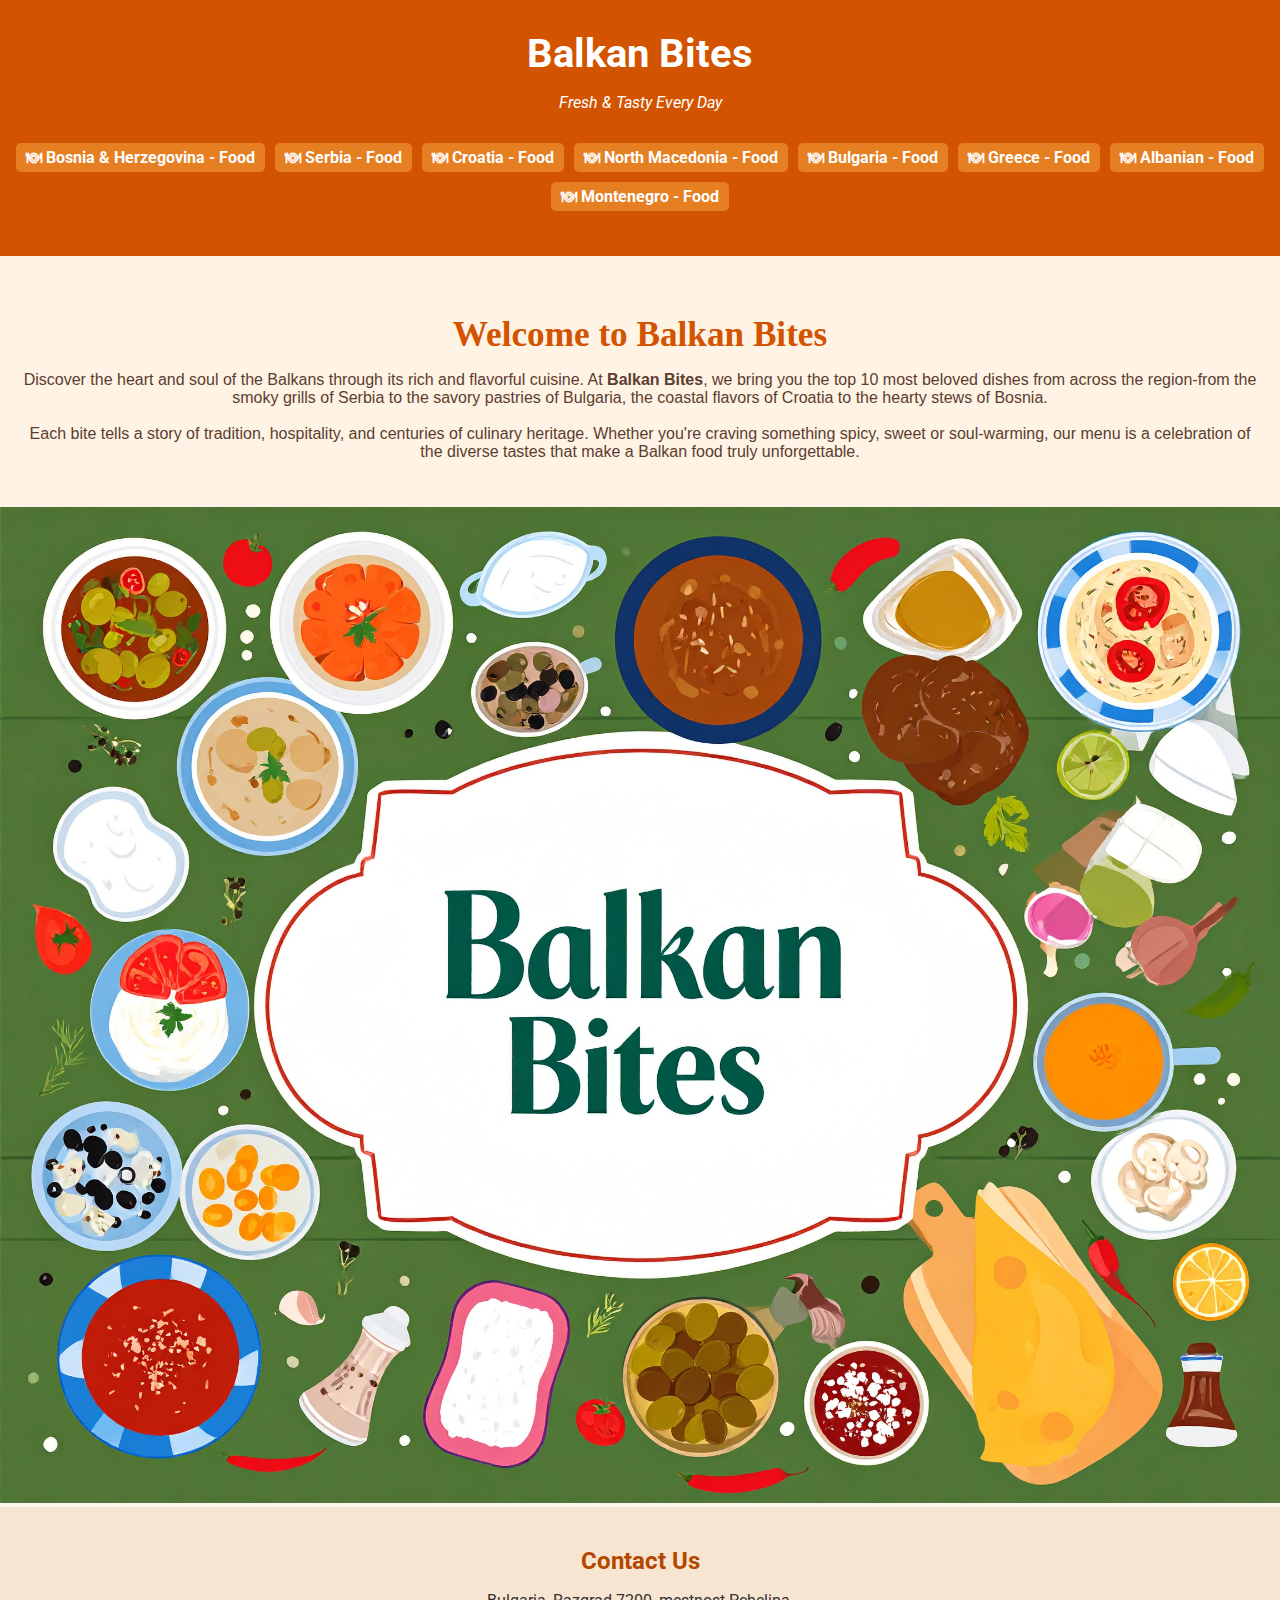
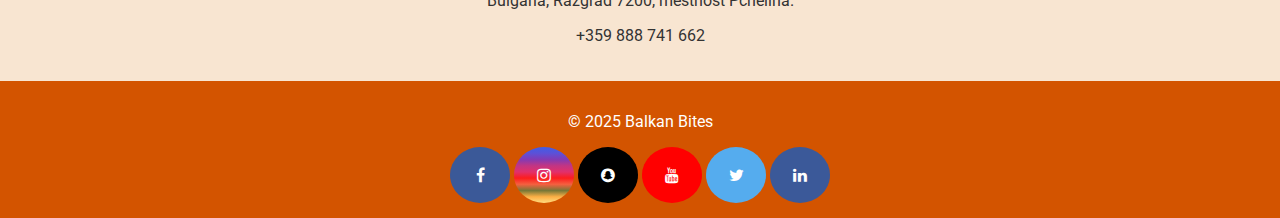
<file: index.html>
<!DOCTYPE html>
<html lang="en">
<head>
    <meta charset="UTF-8">
    <meta name="viewport" content="width=device-width, initial-scale=1.0">
    <title>Balkan Bites</title>
    <link rel="stylesheet" href="style.css">
    <!-- font-family -->
    <link href="https://fonts.googleapis.com/css2?family=Playfair+Display:wght@700&family=Roboto:wght@400;700&display=swap" rel="stylesheet">
    <!-- social media icons -->
    <link rel="stylesheet" href="https://cdnjs.cloudflare.com/ajax/libs/font-awesome/4.7.0/css/font-awesome.min.css">
</head>
<body>
    <!--header-->
    <header>
        <h1>Balkan Bites</h1>
        <p>Fresh & Tasty Every Day</p>

        <nav>
            <a href="bosnia.html">&#127869; Bosnia & Herzegovina - Food</a>
            <a href="serbia.html">&#127869; Serbia - Food</a>
            <a href="croatia.html">&#127869; Croatia - Food</a>
            <a href="macedonia.html">&#127869; North Macedonia - Food</a>
            <a href="bulgaria.html">&#127869; Bulgaria - Food</a>
            <a href="greece.html">&#127869; Greece - Food</a>
            <a href="albania.html">&#127869; Albanian - Food</a>
            <a href="montenegro.html">&#127869; Montenegro - Food</a>
        </nav>
    </header>

    <!-- INTRO -->
    <section class="intro">
        <h2>Welcome to Balkan Bites</h2>
        <p>
            Discover the heart and soul of the Balkans through its rich and flavorful cuisine. At <strong>Balkan Bites</strong>, we bring you the top 10 most beloved dishes from across the region-from the smoky grills of Serbia to the savory pastries of Bulgaria, the coastal flavors of Croatia to the hearty stews of Bosnia.
            <br><br>
            Each bite tells a story of tradition, hospitality, and centuries of culinary heritage. Whether you're craving something spicy, sweet or soul-warming, our menu is a celebration of the diverse tastes that make a Balkan food truly unforgettable.
        </p>
    </section>

    <!-- HOME -->
     <section class="home-picture">
        <img src="./img/balkan bites.jpg" alt="balkan bites picture with text">
     </section>

    <!-- CONTACT SECTION -->
     <section class="contact">
        <h2>Contact Us</h2>
        <p>Bulgaria, Razgrad 7200, mestnost Pchelina.</p>
        <p>+359 888 741 662</p>
     </section>

     <footer>
        <p>© 2025 Balkan Bites</p>
        <div class="social-icons">
           <a href="https://www.facebook.com/" class="fa fa-facebook"></a>
           <a href="https://www.instagram.com" class="fa fa-instagram"></a>
           <a href="https://www.snapchat.com" class="fa fa-snapchat"></a>
           <a href="https://www.youtube.com" class="fa fa-youtube"></a>
           <a href="https://www.x.com" class="fa fa-twitter"></a>
           <a href="https://linkedin.com" class="fa fa-linkedin"></a>
        </div>
     </footer>
</body>
</html>
</file>
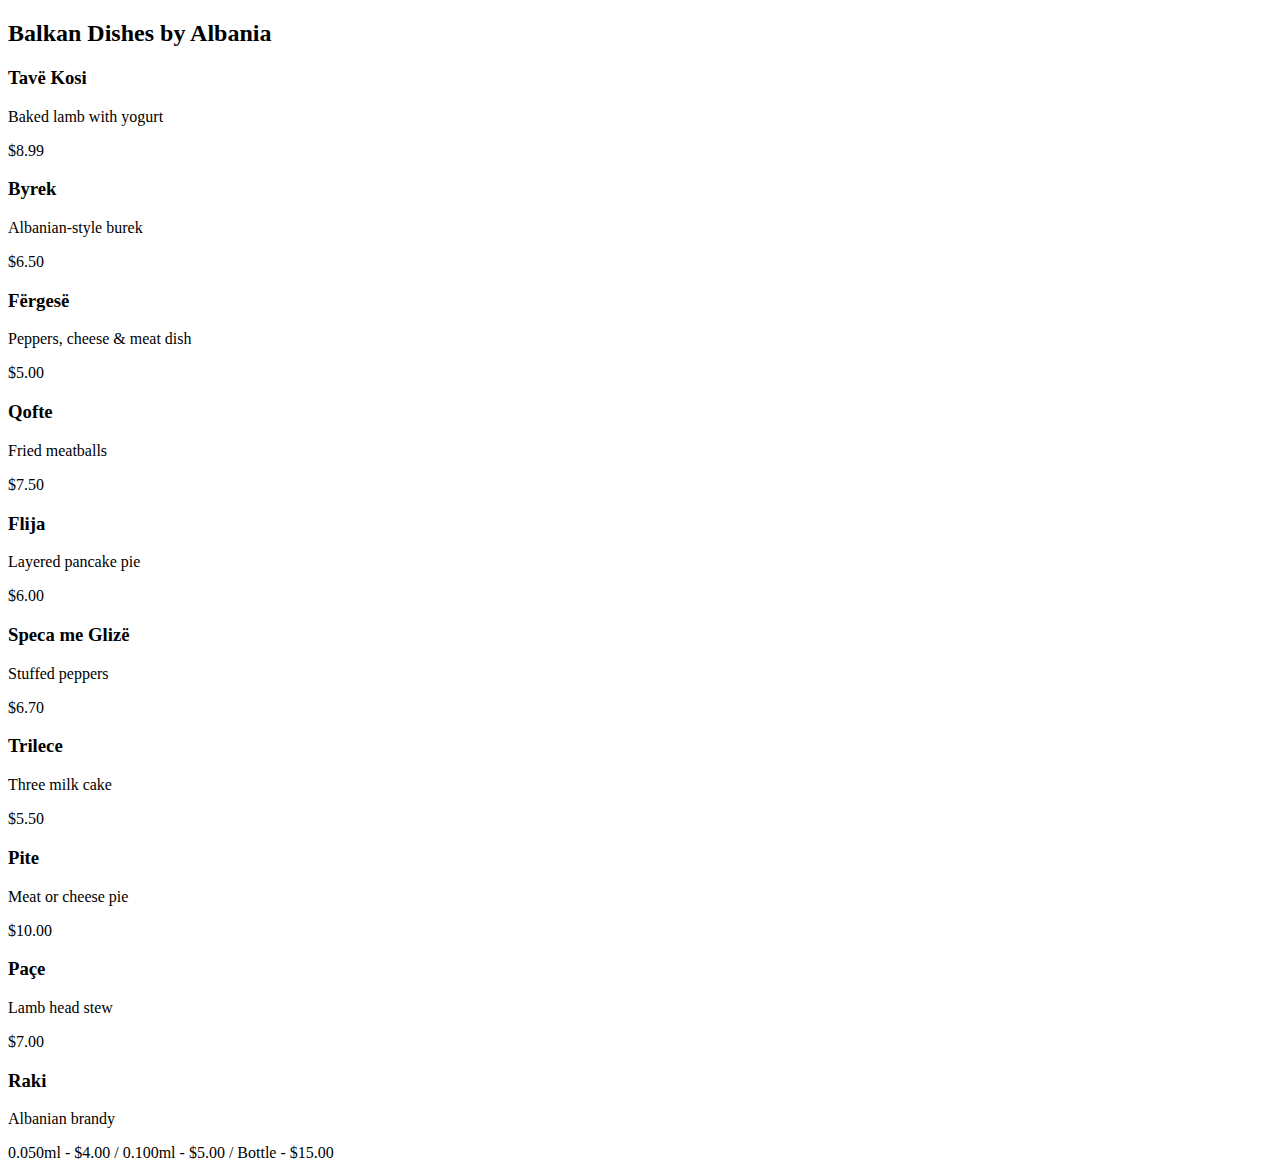
<file: albania.html>
<!DOCTYPE html>
<html lang="en">
<head>
    <meta charset="UTF-8">
    <meta name="viewport" content="width=device-width, initial-scale=1.0">
    <title>Document</title>
</head>
<body>
    <div class="menu-item">
            <h2>Balkan Dishes by Albania</h2>

            <!--1--><h3>Tavë Kosi</h3>
            <p>Baked lamb with yogurt</p>
            <span class="price">$8.99</span>

            <!--2--><h3>Byrek</h3>
            <p>Albanian-style burek</p>
            <span class="price">$6.50</span>

            <!--3--><h3>Fërgesë</h3>
            <p>Peppers, cheese & meat dish</p>
            <span class="price">$5.00</span>

            <!--4--><h3>Qofte</h3>
            <p>Fried meatballs</p>
            <span class="price">$7.50</span>

            <!--5--><h3>Flija</h3>
            <p>Layered pancake pie</p>
            <span class="price">$6.00</span>

            <!--6--><h3>Speca me Glizë</h3>
            <p>Stuffed peppers</p>
            <span class="price">$6.70</span>

            <!--7--><h3>Trilece</h3>
            <p>Three milk cake</p>
            <span class="price">$5.50</span>

            <!--8--><h3>Pite</h3>
            <p>Meat or cheese pie</p>
            <span class="price">$10.00</span>

            <!--9--><h3>Paçe</h3>
            <p>Lamb head stew</p>
            <span class="price">$7.00</span>

            <!--10--><h3>Raki</h3>
            <p>Albanian brandy</p>
            <span class="price">0.050ml - $4.00 / 0.100ml - $5.00 / Bottle - $15.00</span>
    </div>
</body>
</html>
</file>
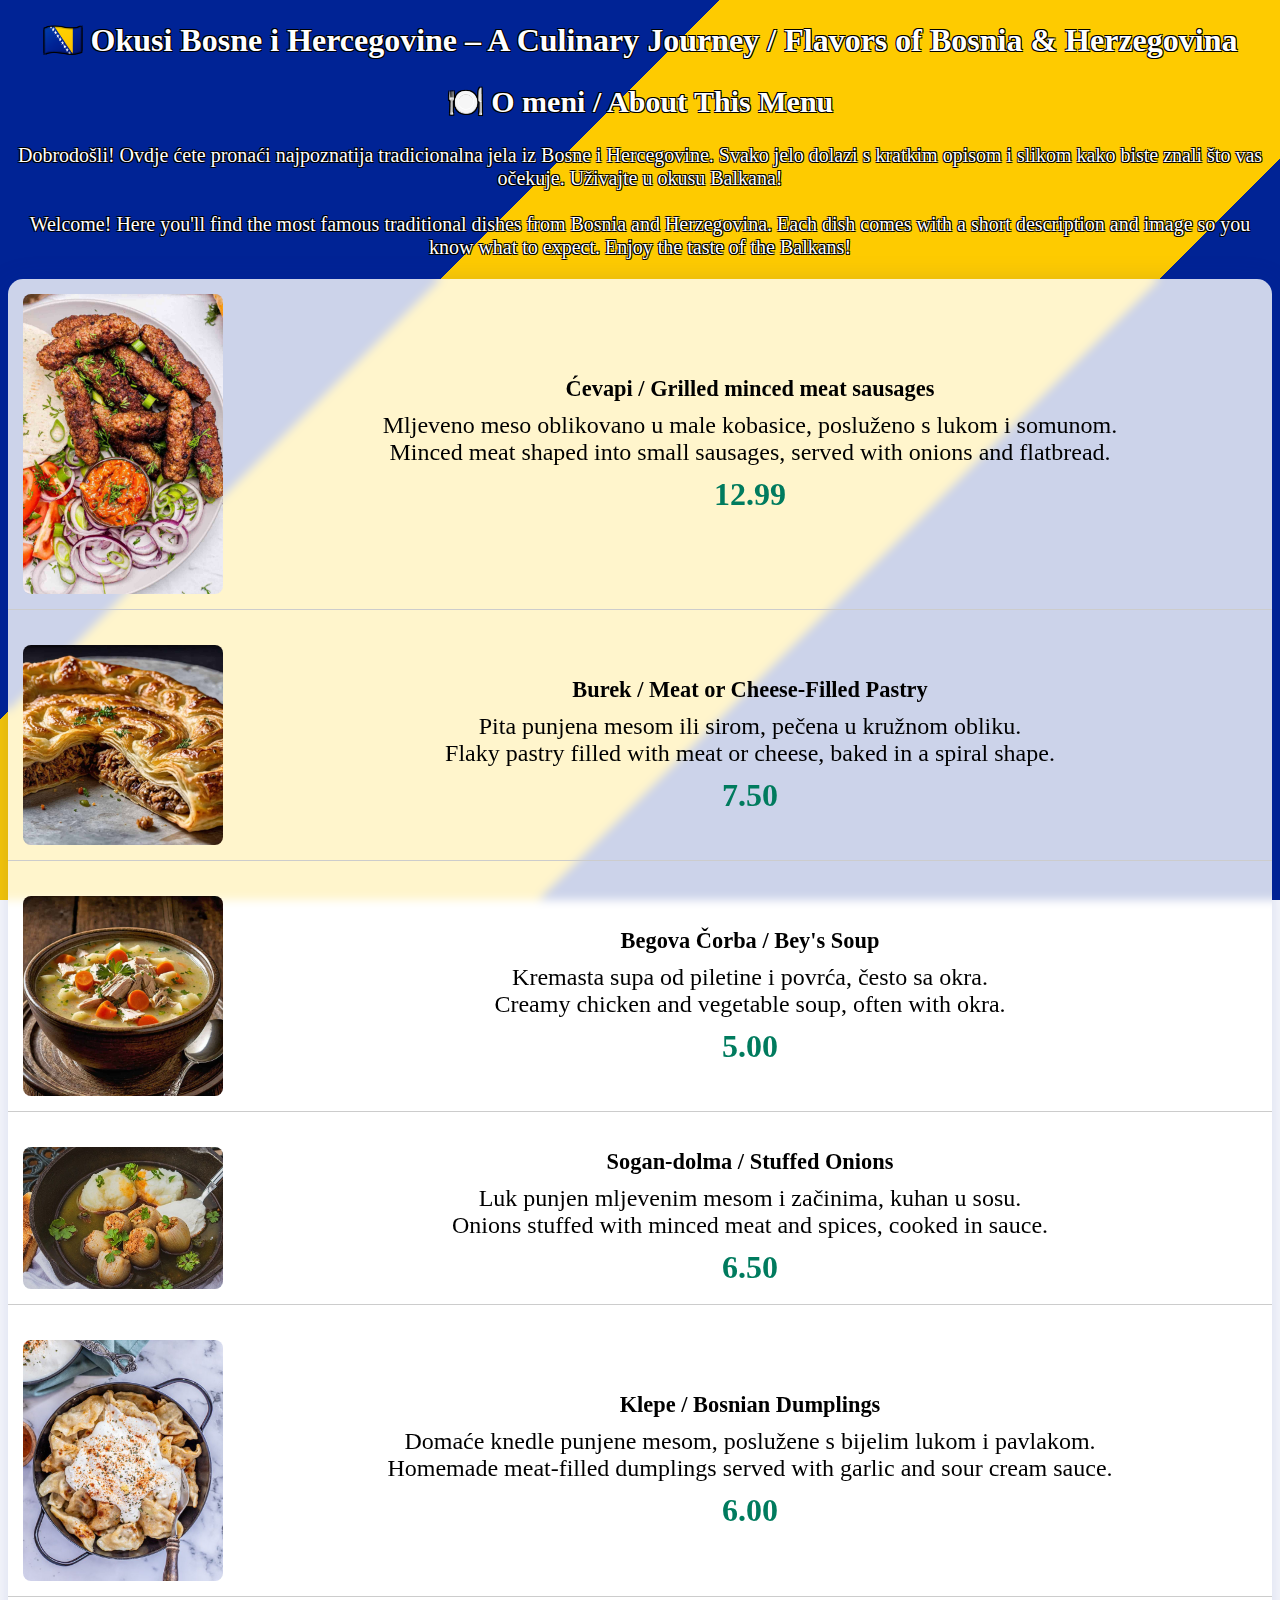
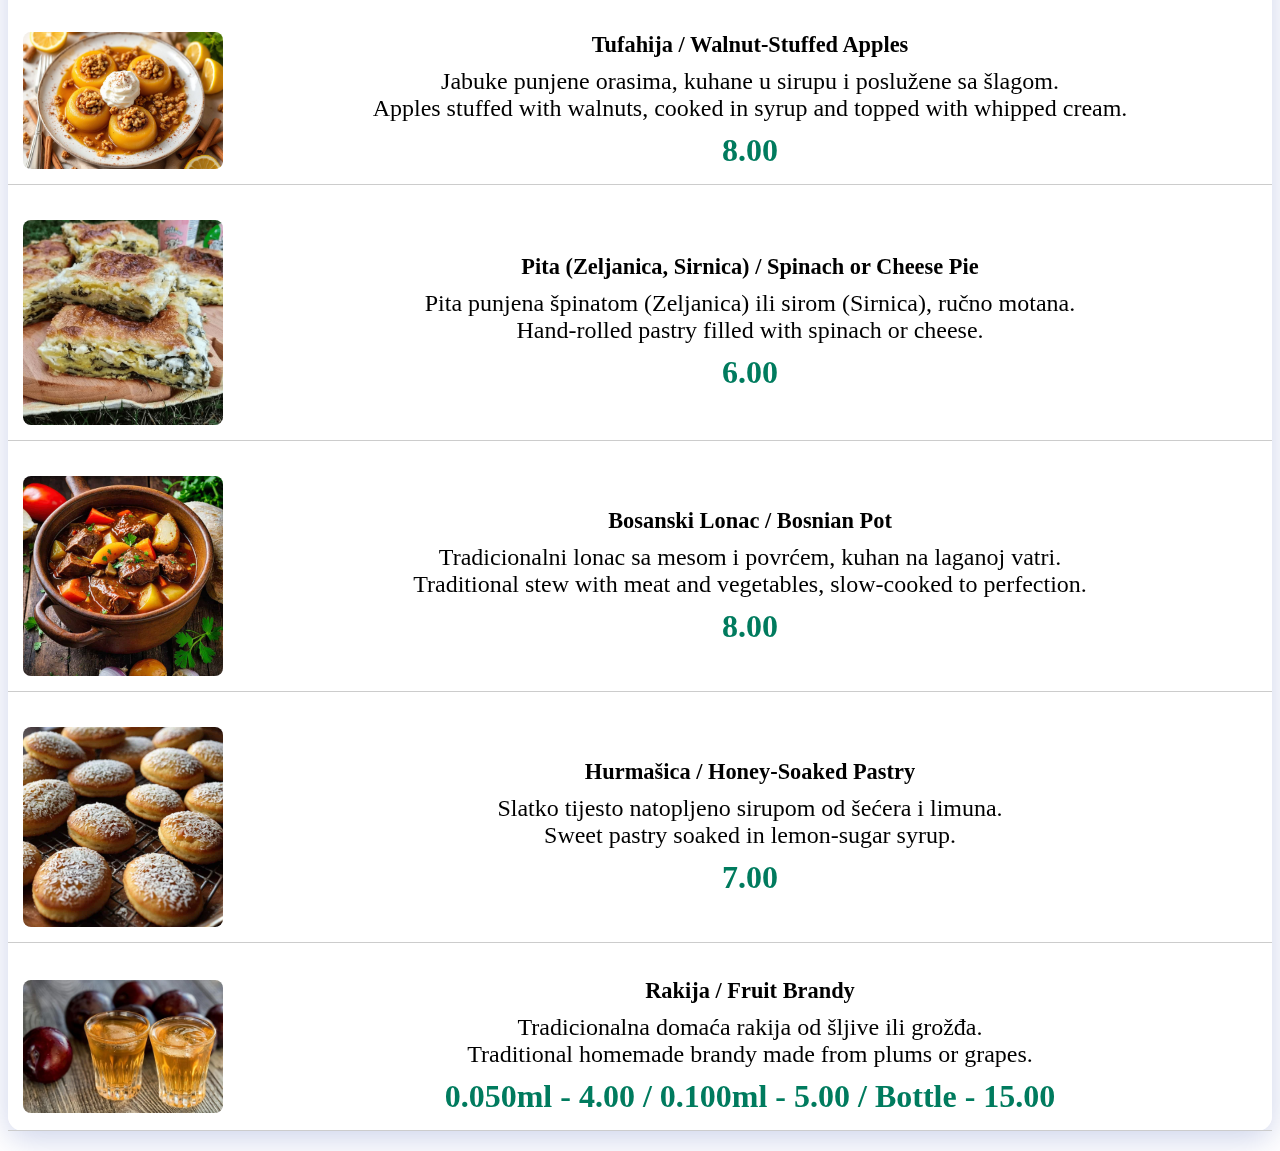
<file: bosnia.html>
<!DOCTYPE html>
<html lang="en">
<head>
    <meta charset="UTF-8">
    <meta name="viewport" content="width=device-width, initial-scale=1.0, maximum-scale=5, viewport-fit=cover">
    <title>Bosnia - Delicious</title>
    <link rel="stylesheet" href="bosnia.css">
</head>
<body>
    <!-- HEADER -->
    <header>
        <h1>🇧🇦 Okusi Bosne i Hercegovine – A Culinary Journey / Flavors of Bosnia & Herzegovina</h1>
    </header>

    <!-- LEGEND about menu -->
    <section class="legend">
    <h2>🍽️ O meni / About This Menu</h2>
    <p>
        Dobrodošli! Ovdje ćete pronaći najpoznatija tradicionalna jela iz Bosne i Hercegovine. Svako jelo dolazi s kratkim opisom i slikom kako biste znali što vas očekuje. Uživajte u okusu Balkana!<br><br>
        Welcome! Here you'll find the most famous traditional dishes from Bosnia and Herzegovina. Each dish comes with a short description and image so you know what to expect. Enjoy the taste of the Balkans!
    </p>
</section>

    <div class="menu-item">
            
        <div class="dish">
            <img src="./img/bosnia/cevapcici.jpg" alt="bosnia cevapi">
            <div class="dish-info">
            <h3>Ćevapi / Grilled minced meat sausages</h3>
            <p>Mljeveno meso oblikovano u male kobasice, posluženo s lukom i somunom.<br>
           Minced meat shaped into small sausages, served with onions and flatbread.</p>
            <span class="price">12.99</span>
            </div>
        </div>

        <div class="dish">
            <img src="./img/bosnia/burek.jpg" alt="bosnia burek">
            <div class="dish-info">
            <h3>Burek / Meat or Cheese-Filled Pastry</h3>
            <p>Pita punjena mesom ili sirom, pečena u kružnom obliku.<br>
           Flaky pastry filled with meat or cheese, baked in a spiral shape.</p>
            <span class="price">7.50</span>
            </div>
        </div>

        <div class="dish">
            <img src="./img/bosnia/begova-corba.jpg" alt="bosnia begova-corba">
            <div class="dish-info">
            <h3>Begova Čorba / Bey's Soup</h3>
            <p>Kremasta supa od piletine i povrća, često sa okra.<br>
           Creamy chicken and vegetable soup, often with okra.</p>
            <span class="price">5.00</span>
            </div>
        </div>

        <div class="dish">
            <img src="./img/bosnia/sogan-dolma.jpg" alt="bosnia sogan dolma">
            <div class="dish-info">
            <h3>Sogan-dolma / Stuffed Onions</h3>
            <p>Luk punjen mljevenim mesom i začinima, kuhan u sosu.<br>
           Onions stuffed with minced meat and spices, cooked in sauce.</p>
            <span class="price">6.50</span>
            </div>
        </div>

        <div class="dish">
            <img src="./img/bosnia/klepe.jpg" alt="bosnia klepe">
            <div class="dish-info">
            <h3>Klepe / Bosnian Dumplings</h3>
            <p>Domaće knedle punjene mesom, poslužene s bijelim lukom i pavlakom.<br>
           Homemade meat-filled dumplings served with garlic and sour cream sauce.</p>
            <span class="price">6.00</span>
            </div>
        </div>

        <div class="dish">
            <img src="./img/bosnia/Tufahija.jpg" alt="bosnia tufahija">
            <div class="dish-info">
            <h3>Tufahija / Walnut-Stuffed Apples</h3>
            <p>Jabuke punjene orasima, kuhane u sirupu i poslužene sa šlagom.<br>
           Apples stuffed with walnuts, cooked in syrup and topped with whipped cream.</p>
            <span class="price">8.00</span>
            </div>
        </div>

        <div class="dish">
            <img src="./img/bosnia/pita.jpg" alt="bosnia pita">
            <div class="dish-info">
            <h3>Pita (Zeljanica, Sirnica) / Spinach or Cheese Pie</h3>
            <p>Pita punjena špinatom (Zeljanica) ili sirom (Sirnica), ručno motana.<br>
           Hand-rolled pastry filled with spinach or cheese.</p>
            <span class="price">6.00</span>
            </div>
        </div>

        <div class="dish">
            <img src="./img/bosnia/bosnaci-lonac.jpg" alt="bosnia bosnaci lonac">
            <div class="dish-info">
            <h3>Bosanski Lonac / Bosnian Pot</h3>
            <p>Tradicionalni lonac sa mesom i povrćem, kuhan na laganoj vatri.<br>
           Traditional stew with meat and vegetables, slow-cooked to perfection.</p>
            <span class="price">8.00</span>
            </div>
        </div>

        <div class="dish">
            <img src="./img/bosnia/hurmasica.jpg" alt="bosnia hurmasica">
            <div class="dish-info">
            <h3>Hurmašica / Honey-Soaked Pastry</h3>
            <p>Slatko tijesto natopljeno sirupom od šećera i limuna.<br>
           Sweet pastry soaked in lemon-sugar syrup.</p>
            <span class="price">7.00</span>
            </div>
        </div>

        <div class="dish">
            <img src="./img/bosnia/rakija.jpg" alt="bosnia rakija">
            <div class="dish-info">
            <h3>Rakija / Fruit Brandy</h3>
            <p>Tradicionalna domaća rakija od šljive ili grožđa.<br>
           Traditional homemade brandy made from plums or grapes.</p>
            <span class="price">0.050ml - 4.00 / 0.100ml - 5.00 / Bottle - 15.00</span>
            </div>
        </div>

    </div>
</body>
</html>
</file>
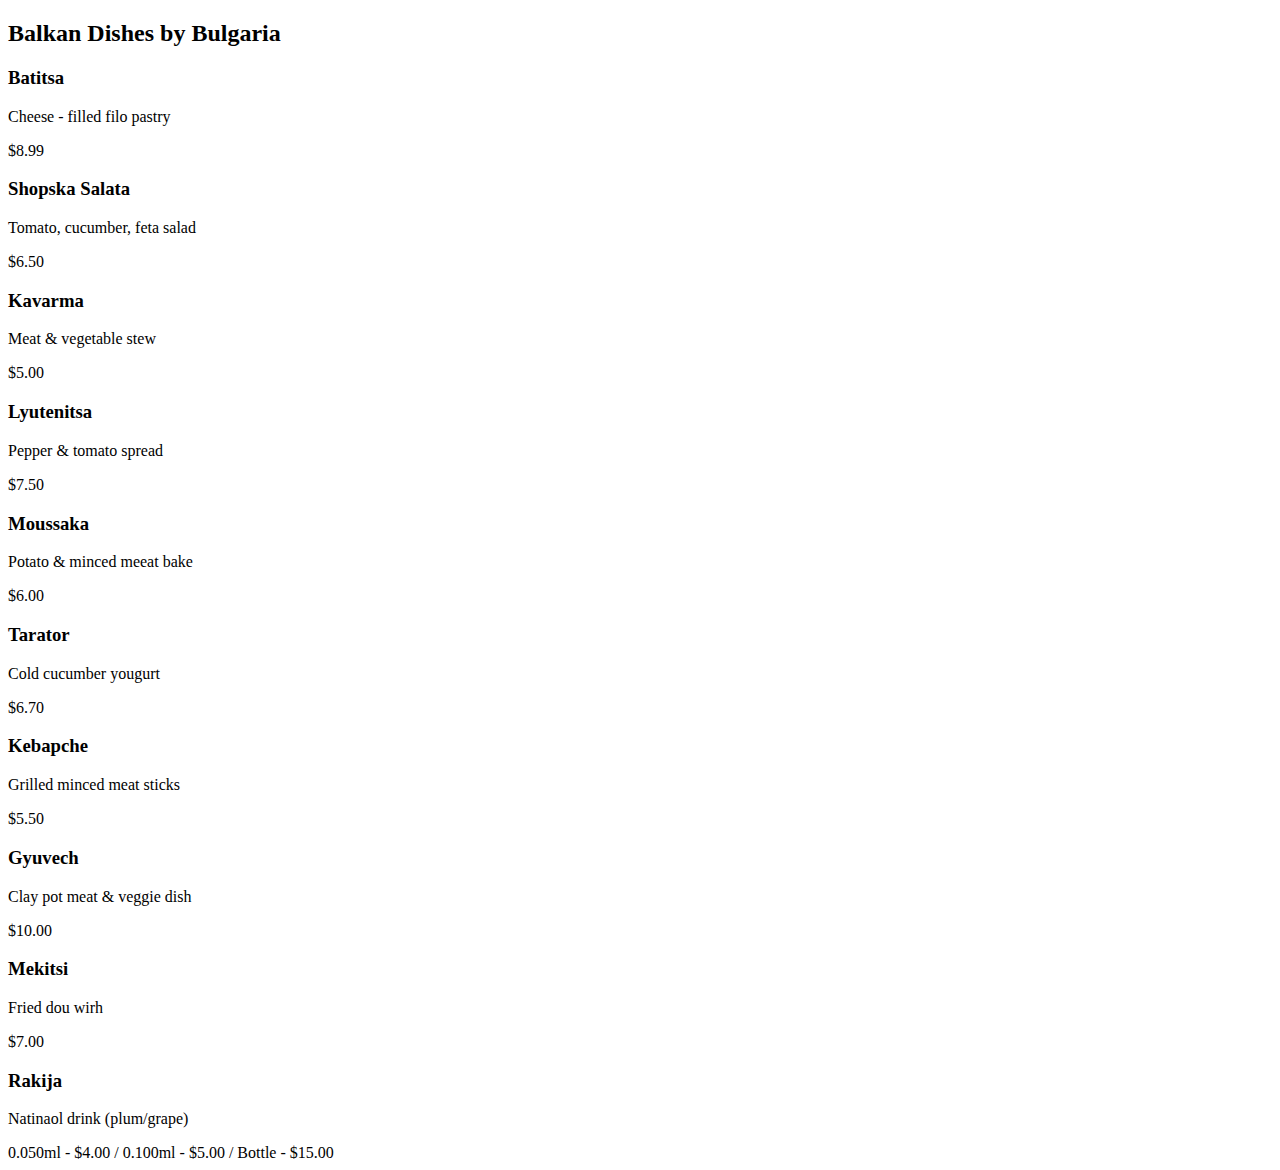
<file: bulgaria.html>
<!DOCTYPE html>
<html lang="en">
<head>
    <meta charset="UTF-8">
    <meta name="viewport" content="width=device-width, initial-scale=1.0">
    <title>Document</title>
</head>
<body>
    <div class="menu-item">
            <h2>Balkan Dishes by Bulgaria</h2>

            <!--1--><h3>Batitsa</h3>
            <p>Cheese - filled filo pastry</p>
            <span class="price">$8.99</span>

            <!--2--><h3>Shopska Salata</h3>
            <p>Tomato, cucumber, feta salad</p>
            <span class="price">$6.50</span>

            <!--3--><h3>Kavarma</h3>
            <p>Meat & vegetable stew</p>
            <span class="price">$5.00</span>

            <!--4--><h3>Lyutenitsa</h3>
            <p>Pepper & tomato spread</p>
            <span class="price">$7.50</span>

            <!--5--><h3>Moussaka</h3>
            <p>Potato & minced meeat bake</p>
            <span class="price">$6.00</span>

            <!--6--><h3>Tarator</h3>
            <p>Cold cucumber yougurt</p>
            <span class="price">$6.70</span>

            <!--7--><h3>Kebapche</h3>
            <p>Grilled minced meat sticks</p>
            <span class="price">$5.50</span>

            <!--8--><h3>Gyuvech</h3>
            <p>Clay pot meat & veggie dish</p>
            <span class="price">$10.00</span>

            <!--9--><h3>Mekitsi</h3>
            <p>Fried dou wirh</p>
            <span class="price">$7.00</span>

            <!--10--><h3>Rakija</h3>
            <p>Natinaol drink (plum/grape)</p>
            <span class="price">0.050ml - $4.00 / 0.100ml - $5.00 / Bottle - $15.00</span>
    </div>
</body>
</html>
</file>
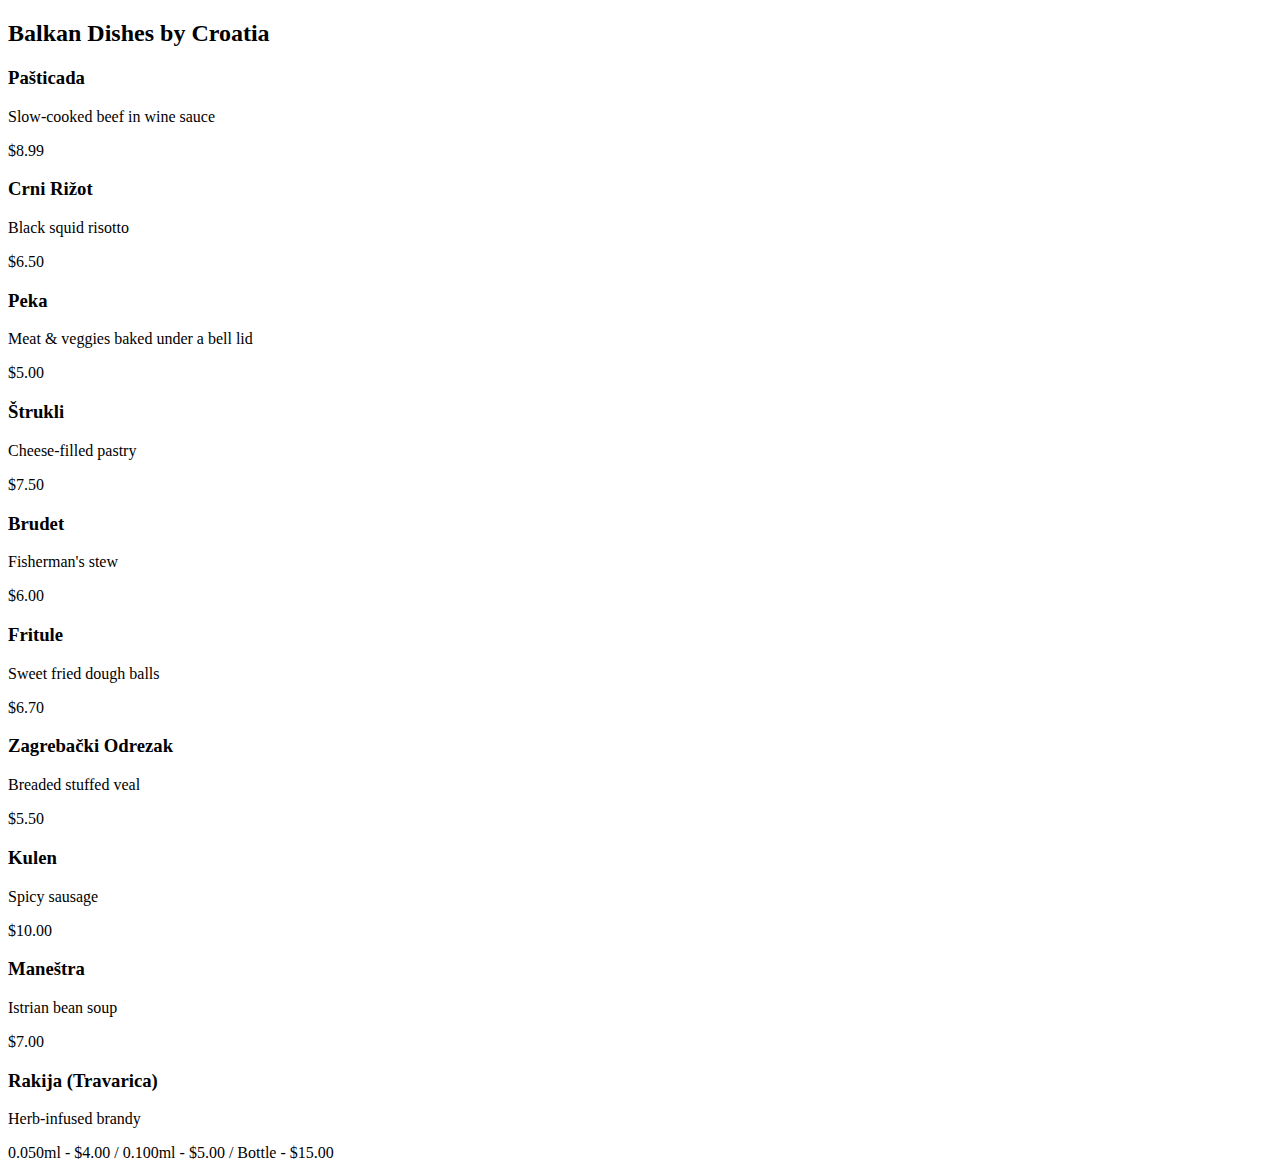
<file: croatia.html>
<!DOCTYPE html>
<html lang="en">
<head>
    <meta charset="UTF-8">
    <meta name="viewport" content="width=device-width, initial-scale=1.0">
    <title>Document</title>
</head>
<body>
    <div class="menu-item">
            <h2>Balkan Dishes by Croatia</h2>

            <!--1--><h3>Pašticada</h3>
            <p>Slow-cooked beef in wine sauce</p>
            <span class="price">$8.99</span>

            <!--2--><h3>Crni Rižot </h3>
            <p>Black squid risotto</p>
            <span class="price">$6.50</span>

            <!--3--><h3>Peka</h3>
            <p> Meat & veggies baked under a bell lid</p>
            <span class="price">$5.00</span>

            <!--4--><h3>Štrukli</h3>
            <p>Cheese-filled pastry</p>
            <span class="price">$7.50</span>

            <!--5--><h3>Brudet</h3>
            <p>Fisherman's stew</p>
            <span class="price">$6.00</span>

            <!--6--><h3>Fritule</h3>
            <p>Sweet fried dough balls</p>
            <span class="price">$6.70</span>

            <!--7--><h3>Zagrebački Odrezak</h3>
            <p>Breaded stuffed veal</p>
            <span class="price">$5.50</span>

            <!--8--><h3>Kulen</h3>
            <p>Spicy sausage</p>
            <span class="price">$10.00</span>

            <!--9--><h3>Maneštra</h3>
            <p>Istrian bean soup</p>
            <span class="price">$7.00</span>

            <!--10--><h3>Rakija (Travarica)</h3>
            <p>Herb-infused brandy</p>
            <span class="price">0.050ml - $4.00 / 0.100ml - $5.00 / Bottle - $15.00</span>
    </div>
</body>
</html>
</file>
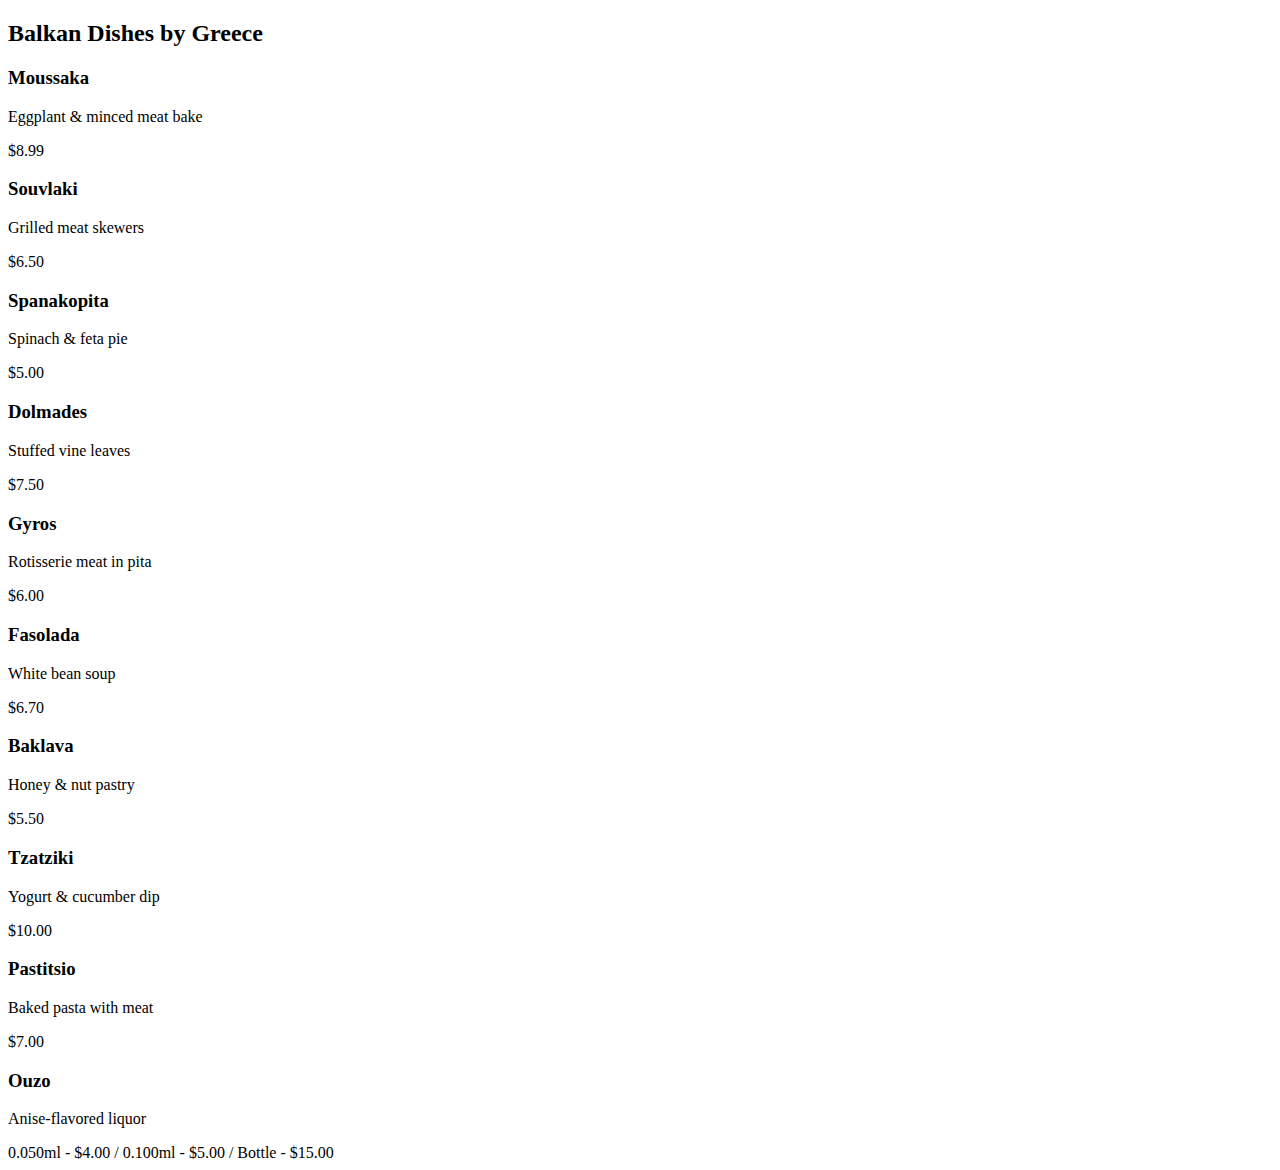
<file: greece.html>
<!DOCTYPE html>
<html lang="en">
<head>
    <meta charset="UTF-8">
    <meta name="viewport" content="width=device-width, initial-scale=1.0">
    <title>Document</title>
</head>
<body>
    <div class="menu-item">
            <h2>Balkan Dishes by Greece</h2>

            <!--1--><h3>Moussaka</h3>
            <p>Eggplant & minced meat bake</p>
            <span class="price">$8.99</span>

            <!--2--><h3>Souvlaki</h3>
            <p>Grilled meat skewers</p>
            <span class="price">$6.50</span>

            <!--3--><h3>Spanakopita</h3>
            <p>Spinach & feta pie</p>
            <span class="price">$5.00</span>

            <!--4--><h3>Dolmades</h3>
            <p>Stuffed vine leaves</p>
            <span class="price">$7.50</span>

            <!--5--><h3>Gyros</h3>
            <p>Rotisserie meat in pita</p>
            <span class="price">$6.00</span>

            <!--6--><h3>Fasolada</h3>
            <p>White bean soup</p>
            <span class="price">$6.70</span>

            <!--7--><h3>Baklava</h3>
            <p>Honey & nut pastry</p>
            <span class="price">$5.50</span>

            <!--8--><h3>Tzatziki</h3>
            <p>Yogurt & cucumber dip</p>
            <span class="price">$10.00</span>

            <!--9--><h3>Pastitsio</h3>
            <p>Baked pasta with meat</p>
            <span class="price">$7.00</span>

            <!--10--><h3>Ouzo</h3>
            <p>Anise-flavored liquor</p>
            <span class="price">0.050ml - $4.00 / 0.100ml - $5.00 / Bottle - $15.00</span>
    </div>
</body>
</html>
</file>
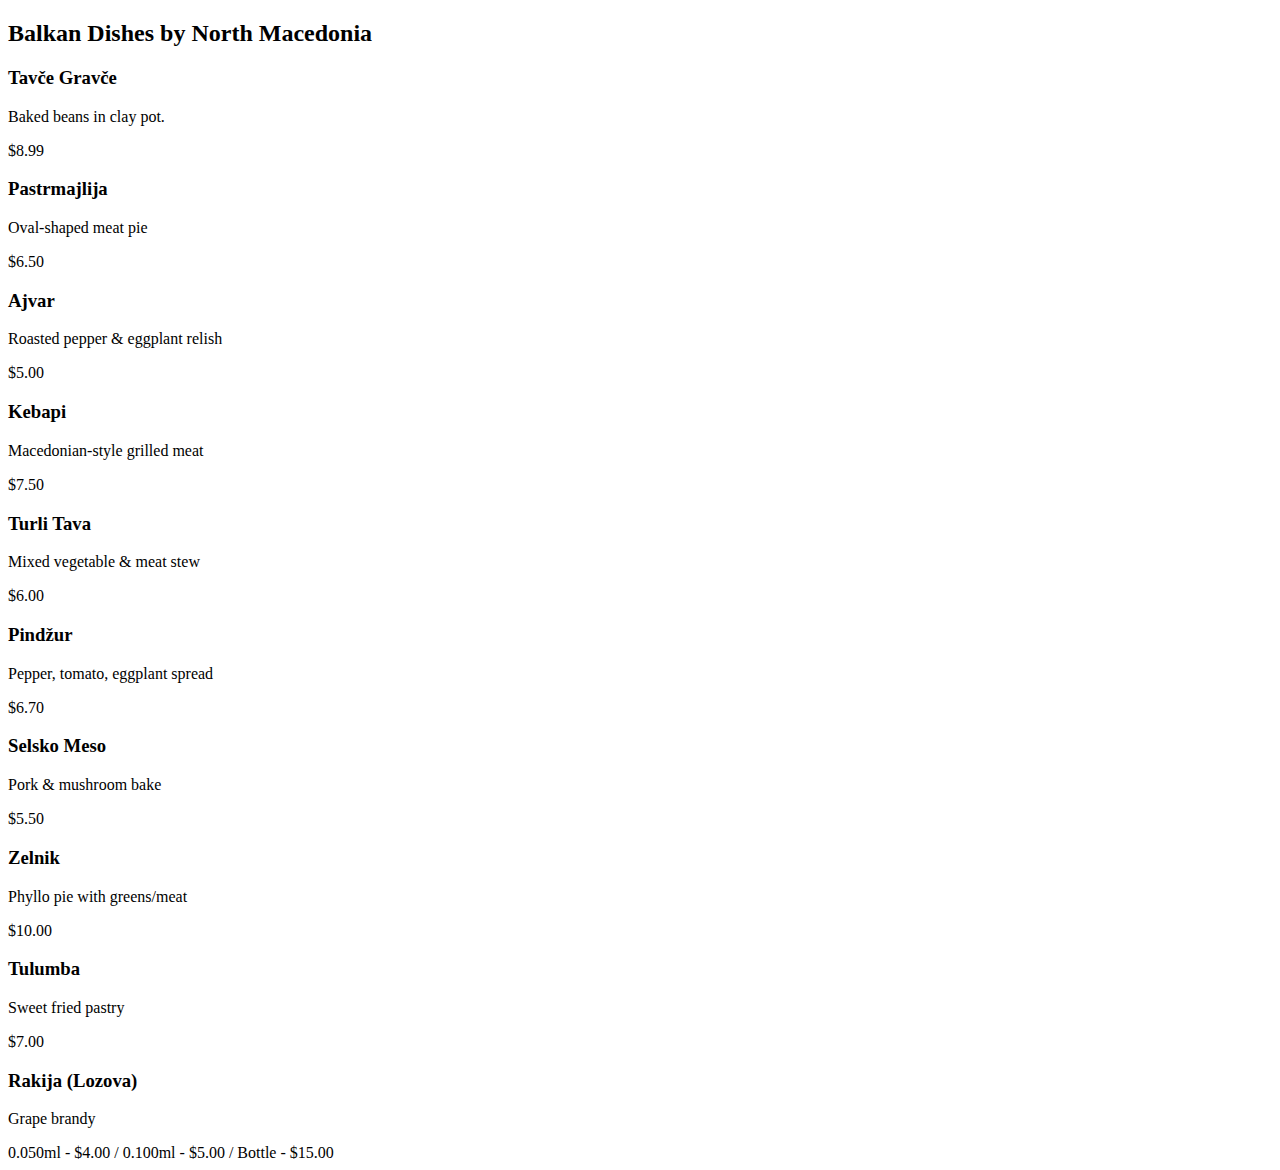
<file: macedonia.html>
<!DOCTYPE html>
<html lang="en">
<head>
    <meta charset="UTF-8">
    <meta name="viewport" content="width=device-width, initial-scale=1.0">
    <title>Document</title>
</head>
<body>
    <div class="menu-item">
            <h2>Balkan Dishes by North Macedonia</h2>

            <!--1--><h3>Tavče Gravče</h3>
            <p>Baked beans in clay pot.</p>
            <span class="price">$8.99</span>

            <!--2--><h3>Pastrmajlija</h3>
            <p>Oval-shaped meat pie</p>
            <span class="price">$6.50</span>

            <!--3--><h3>Ajvar</h3>
            <p>Roasted pepper & eggplant relish</p>
            <span class="price">$5.00</span>

            <!--4--><h3>Kebapi</h3>
            <p>Macedonian-style grilled meat</p>
            <span class="price">$7.50</span>

            <!--5--><h3>Turli Tava</h3>
            <p>Mixed vegetable & meat stew</p>
            <span class="price">$6.00</span>

            <!--6--><h3>Pindžur</h3>
            <p>Pepper, tomato, eggplant spread</p>
            <span class="price">$6.70</span>

            <!--7--><h3>Selsko Meso</h3>
            <p>Pork & mushroom bake</p>
            <span class="price">$5.50</span>

            <!--8--><h3>Zelnik</h3>
            <p>Phyllo pie with greens/meat</p>
            <span class="price">$10.00</span>

            <!--9--><h3>Tulumba</h3>
            <p>Sweet fried pastry</p>
            <span class="price">$7.00</span>

            <!--10--><h3>Rakija (Lozova)</h3>
            <p>Grape brandy</p>
            <span class="price">0.050ml - $4.00 / 0.100ml - $5.00 / Bottle - $15.00</span>
    </div>
</body>
</html>
</file>
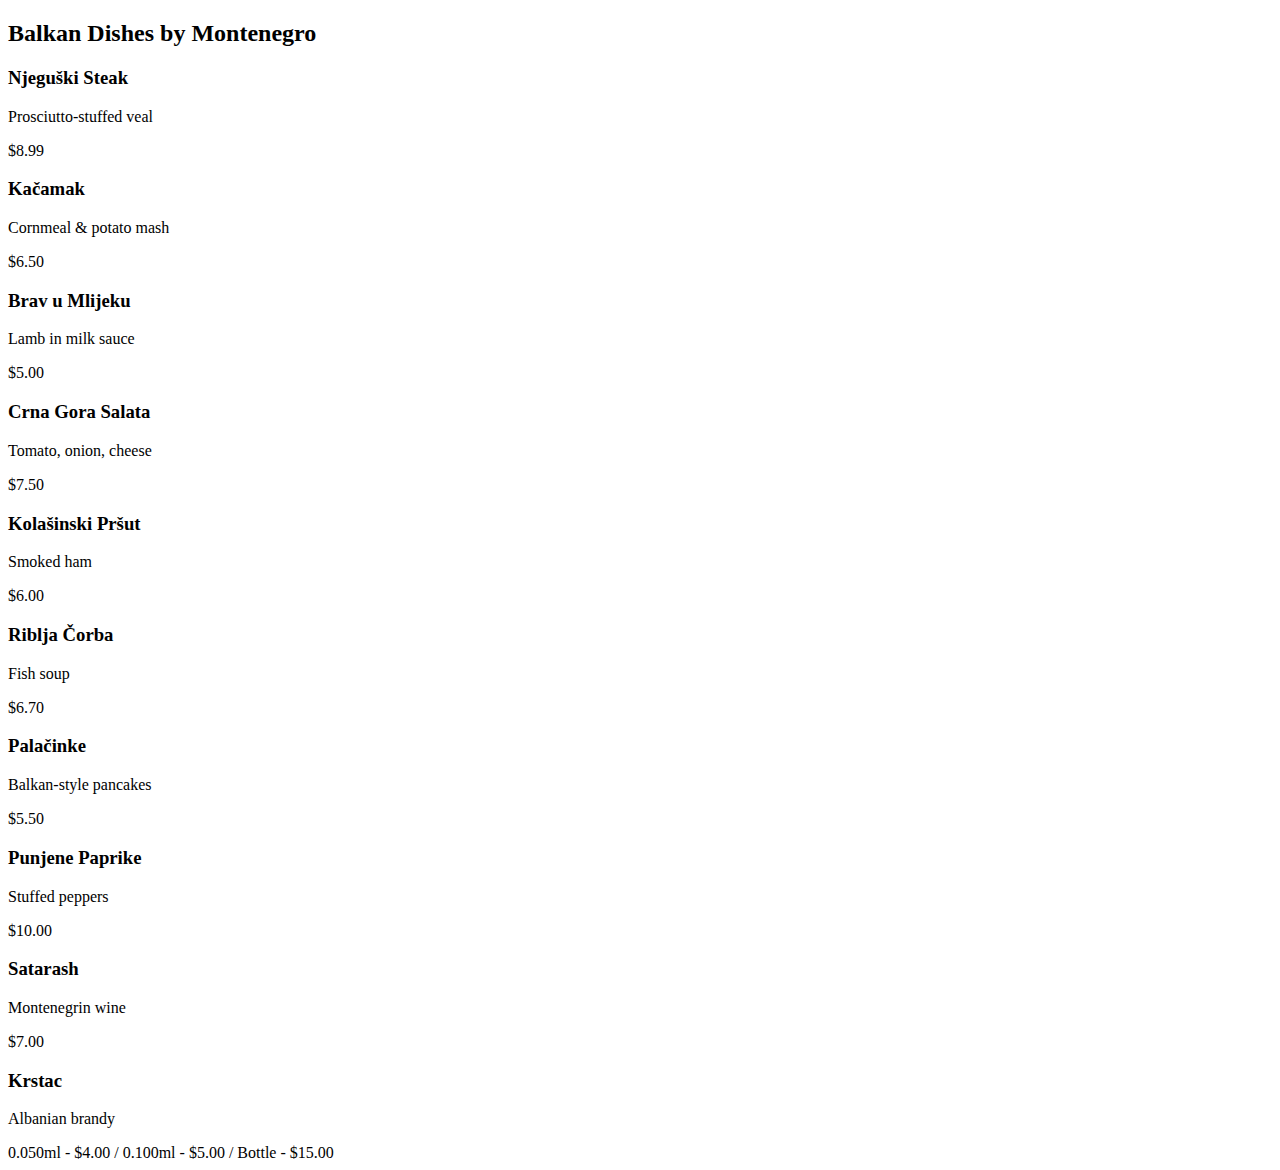
<file: montenegro.html>
<!DOCTYPE html>
<html lang="en">
<head>
    <meta charset="UTF-8">
    <meta name="viewport" content="width=device-width, initial-scale=1.0">
    <title>Document</title>
</head>
<body>
    <div class="menu-item">
            <h2>Balkan Dishes by Montenegro</h2>

            <!--1--><h3>Njeguški Steak</h3>
            <p>Prosciutto-stuffed veal</p>
            <span class="price">$8.99</span>

            <!--2--><h3>Kačamak</h3>
            <p>Cornmeal & potato mash</p>
            <span class="price">$6.50</span>

            <!--3--><h3>Brav u Mlijeku</h3>
            <p>Lamb in milk sauce</p>
            <span class="price">$5.00</span>

            <!--4--><h3>Crna Gora Salata</h3>
            <p>Tomato, onion, cheese</p>
            <span class="price">$7.50</span>

            <!--5--><h3>Kolašinski Pršut</h3>
            <p>Smoked ham</p>
            <span class="price">$6.00</span>

            <!--6--><h3>Riblja Čorba</h3>
            <p>Fish soup</p>
            <span class="price">$6.70</span>

            <!--7--><h3>Palačinke</h3>
            <p>Balkan-style pancakes</p>
            <span class="price">$5.50</span>

            <!--8--><h3>Punjene Paprike</h3>
            <p>Stuffed peppers</p>
            <span class="price">$10.00</span>

            <!--9--><h3>Satarash</h3>
            <p>Montenegrin wine</p>
            <span class="price">$7.00</span>

            <!--10--><h3>Krstac</h3>
            <p>Albanian brandy</p>
            <span class="price">0.050ml - $4.00 / 0.100ml - $5.00 / Bottle - $15.00</span>
    </div>
</body>
</html>
</file>
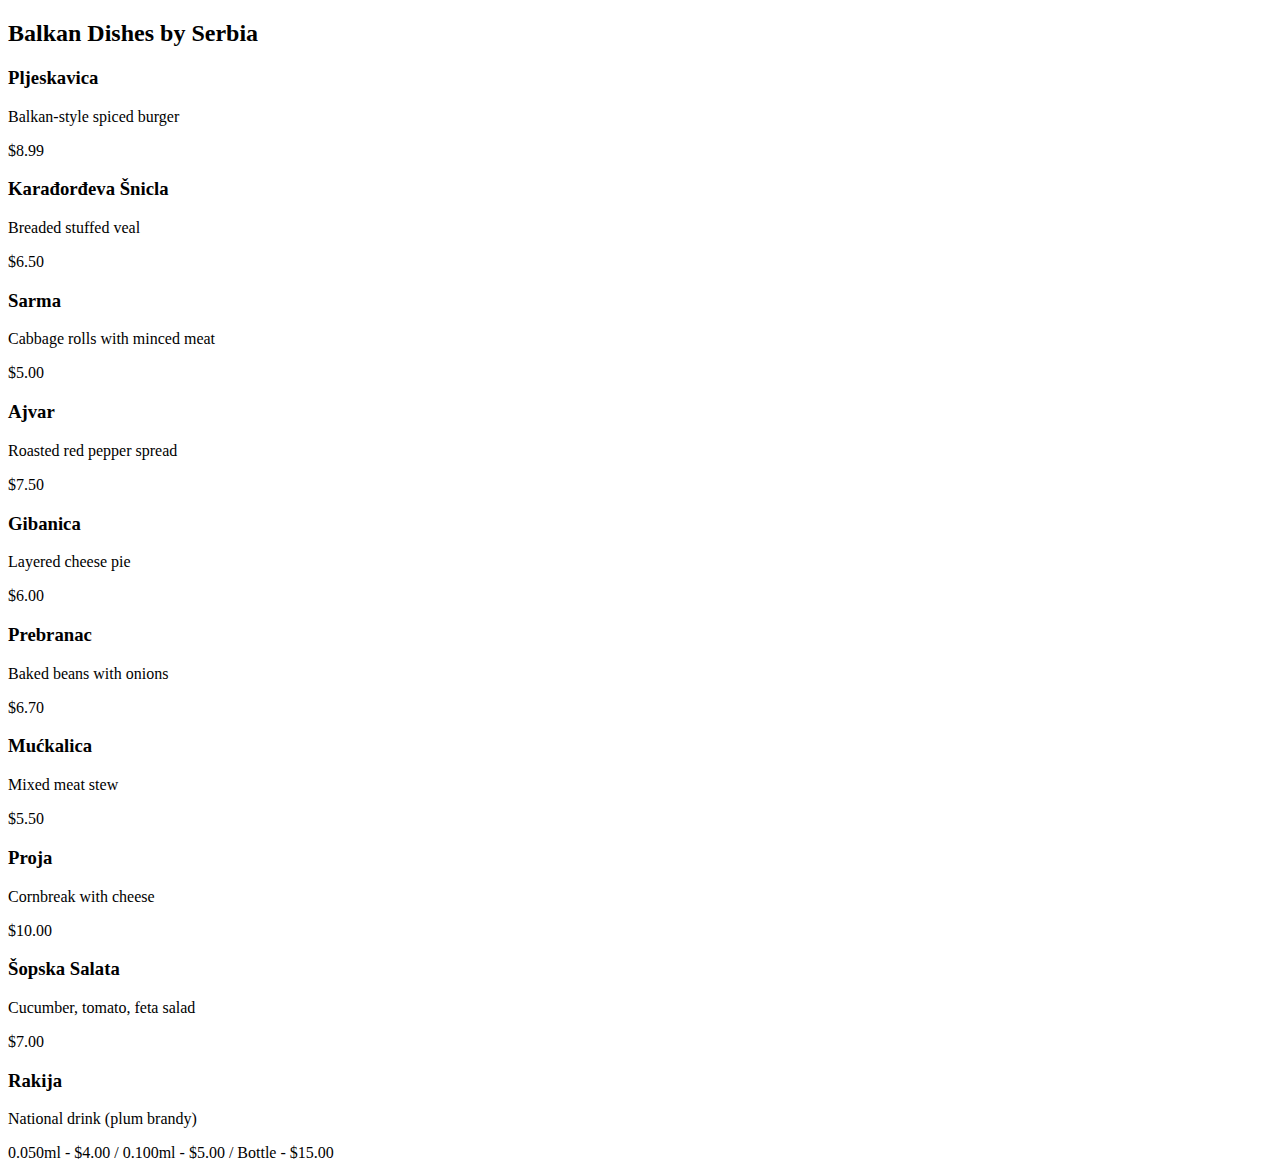
<file: serbia.html>
<!DOCTYPE html>
<html lang="en">
<head>
    <meta charset="UTF-8">
    <meta name="viewport" content="width=device-width, initial-scale=1.0">
    <title>Document</title>
</head>
<body>
    <div class="menu-item">
            <h2>Balkan Dishes by Serbia</h2>

            <h3>Pljeskavica</h3>
            <p>Balkan-style spiced burger</p>
            <span class="price">$8.99</span>

            <h3>Karađorđeva Šnicla</h3>
            <p>Breaded stuffed veal</p>
            <span class="price">$6.50</span>

            <h3>Sarma</h3>
            <p>Cabbage rolls with minced meat</p>
            <span class="price">$5.00</span>

            <h3>Ajvar</h3>
            <p>Roasted red pepper spread</p>
            <span class="price">$7.50</span>

            <h3>Gibanica</h3>
            <p>Layered cheese pie</p>
            <span class="price">$6.00</span>

            <h3>Prebranac</h3>
            <p>Baked beans with onions</p>
            <span class="price">$6.70</span>

            <h3>Mućkalica</h3>
            <p>Mixed meat stew</p>
            <span class="price">$5.50</span>

            <h3>Proja</h3>
            <p>Cornbreak with cheese</p>
            <span class="price">$10.00</span>

            <h3>Šopska Salata </h3>
            <p>Cucumber, tomato, feta salad</p>
            <span class="price">$7.00</span>

            <h3>Rakija</h3>
            <p>National drink (plum brandy)</p>
            <span class="price">0.050ml - $4.00 / 0.100ml - $5.00 / Bottle - $15.00</span>
    </div>
</body>
</html>
</file>
<file: style.css>
body {
    font-family: 'Roboto', sans-serif;
    margin: 0;
    padding: 0;
    background-color: #fdf6f0;
    color: #333;
 }

 h1 h2 {
    font-family: 'Playfair Display', serif;
 }

 header {
    background-color: #d35400;
    color: #fff;
    text-align: center;
    padding: 30px 10px;
 }

 header h1 {
    margin: 0;
    font-size: 2.5rem;
 }

 header p {
    font-style: italic;
 }

 nav {
    display: flex;
    flex-wrap: wrap;
    justify-content: center;
    gap: 10px;
    padding: 15px 0;
 }

 nav a {
    color: #fff;
    text-decoration: none;
    font-weight: bold;
    padding: 5px 10px;
    border-radius: 5px;
    background-color: #e67e22;
    transition: background-color 0.3s;
 }

 nav a:hover {
    background-color: #a04000;
 }

 .intro {
    text-align: center;
    padding: 30px 20px;
    background-color: #fff3e6;
    color: #5c3d2e;
    font-family: 'Lato', sans-serif;
 }

 .intro h2 {
    font-family: 'Amatic SC', cursive;
    font-size: 2.2rem;
    color: #d35400;
    margin-bottom: 15px;
 }

 .home-picture img {
    max-width: 100%;
    height: auto;
    display: inline-block;
 }

 .contact {
    text-align: center;
    padding: 20px;
    background-color: #f8e5d1;
    margin-bottom: 0;
 }

 .contact h2 {
    margin-bottom: 10px;
    color: #b34700;
 }

 footer {
    text-align: center;
    background-color: #d35400;
    color: #fff;
    padding: 15px;
    margin-top: 0;
 }

 .fa-facebook {
    background: #3b5998;
    color: white;
 }

 .fa-twitter {
    background: #55acee;
    color: #fff;
 }

 .fa-linkedin {
    background: #3b5999;
    color: #fff;
 }

 .fa-youtube {
    background: #ff0000;
    color: #fff;
 }

 .fa-instagram {
    background: linear-gradient(#405de6, #5b51d8, #833ab4, #c13584, #e1306c, #fd1d1d, #f56040, #777737, #fcaf45, #ffdc80);
    color: #fff;
 }

 .fa-snapchat {
    background: #000000;
    color: #fff;
 }

 .fa {
    padding: 20px;
    font-size: 30px;
    width: 20px;
    text-align: center;
    text-decoration: none;
    border-radius: 50%;

 }

 @media (max-width: 768px) {
    header {
        padding: 20px 5px;
    }

    nav {
        flex-direction: column;
        gap: 8px;
    }

    nav a {
        width: 100%;
        text-align: center;
        padding: 12px 0;
    }

    .home-picture img {
        border-radius: 0;
    }
 }

 @media (min-width: 769px) and (max-width: 1024px) {
    nav {
        flex-wrap: nowrap;
        overflow-x: auto;
        padding: 15px 10px;
        -webkit-overflow-scrolling: touch;
    }

    nav a {
        white-space: nowrap;
        flex: 0 0 auto;
    }
 }
</file>
<file: bosnia.css>
body {
  background: linear-gradient(
    135deg,
    #002395 0% 33%,  /* Blue */
    #fecb00 33% 66%, /* Yellow */
    #002395 66% 100% /* Blue */
  );
  background-attachment: fixed;
  min-height: 100vh;
  max-width: 100%;
}

.menu-item {
  background-color: rgba(255, 255, 255, 0.8);
  backdrop-filter: blur(5px);
  border-radius: 15px;
  box-shadow: 0 8px 32px rgba(0, 35, 149, 0.2);
}

header {
   color: white;
  text-shadow: 
    -1px -1px 0 #000,  
     1px -1px 0 #000,
    -1px  1px 0 #000,
     1px  1px 0 #000;
     text-align: center;
}

/* color: white;
    text-shadow: 1px 1px 3px rgba(0,0,0,0.5); */

.legend {
    color: white;
  text-shadow: 
    -1px -1px 0 #000,  
     1px -1px 0 #000,
    -1px  1px 0 #000,
     1px  1px 0 #000;
     font-size: 20px;
     text-align: center;
}

.dish {
    display: flex;
    align-items: center;
    margin: 20px 0;
    padding: 15px;
    border-bottom: 1px solid #ccc;
    text-align: center;
}

.dish img {
    width: 200px;
    height: auto;
    border-radius: 8px;
    margin-right: 20px;
    object-fit: cover;
}

.dish-info {
    flex: 1;
}

.dish-info h3 {
    margin: 0 0 10px;
    font-size: 1.4em;
    color: #000;
}

.dish-info p {
    margin: 0 0 10px;
    font-size: 1.5em;
    color: #000;
}

.price {
    font-weight: bold;
    color: #007b5e;
    font-size: 2em;
}

 @media (max-width: 768px) {
    header {
        padding: 20px 5px;
    }

    nav {
        flex-direction: column;
        gap: 8px;
    }

    nav a {
        width: 100%;
        text-align: center;
        padding: 12px 0;
    }

    .home-picture img {
        border-radius: 0;
    }
 }

 @media (min-width: 769px) and (max-width: 1024px) {
    nav {
        flex-wrap: nowrap;
        overflow-x: auto;
        padding: 15px 10px;
        -webkit-overflow-scrolling: touch;
    }

    nav a {
        white-space: nowrap;
        flex: 0 0 auto;
    }
 }
</file>
